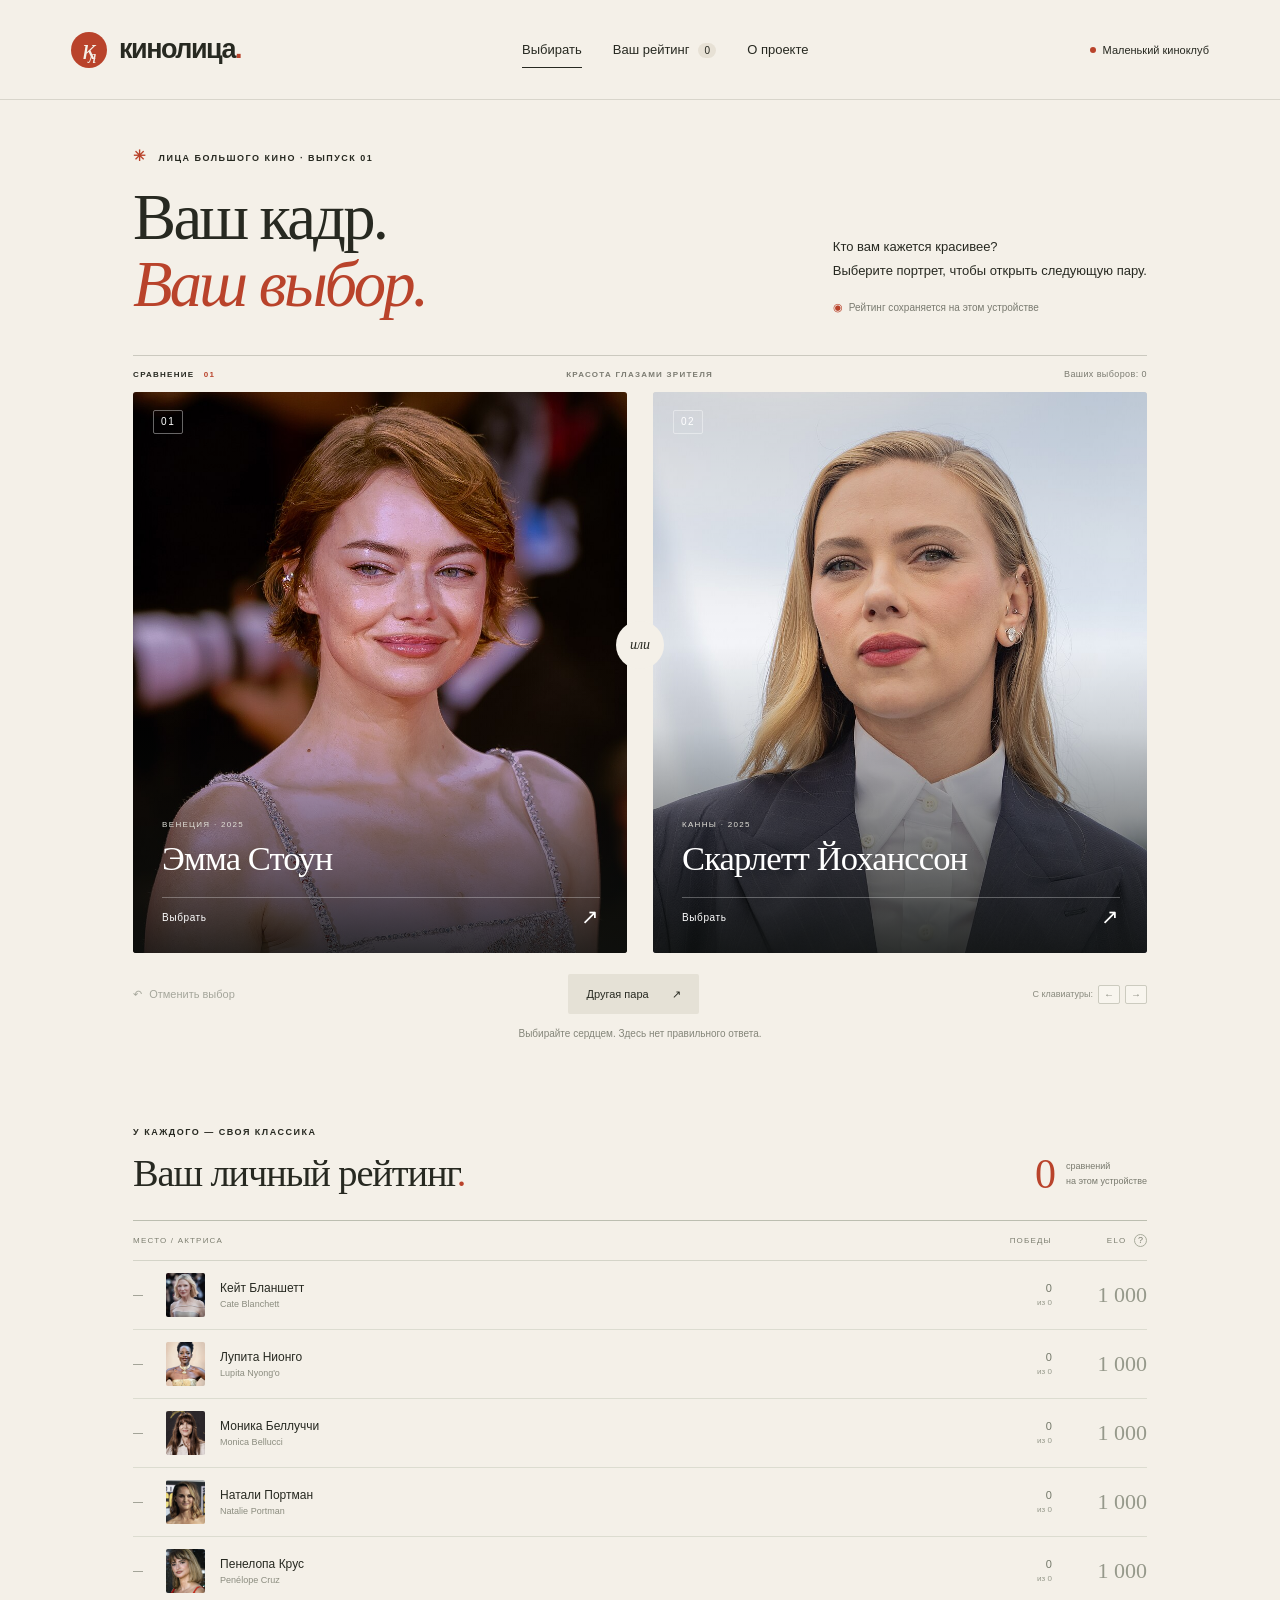
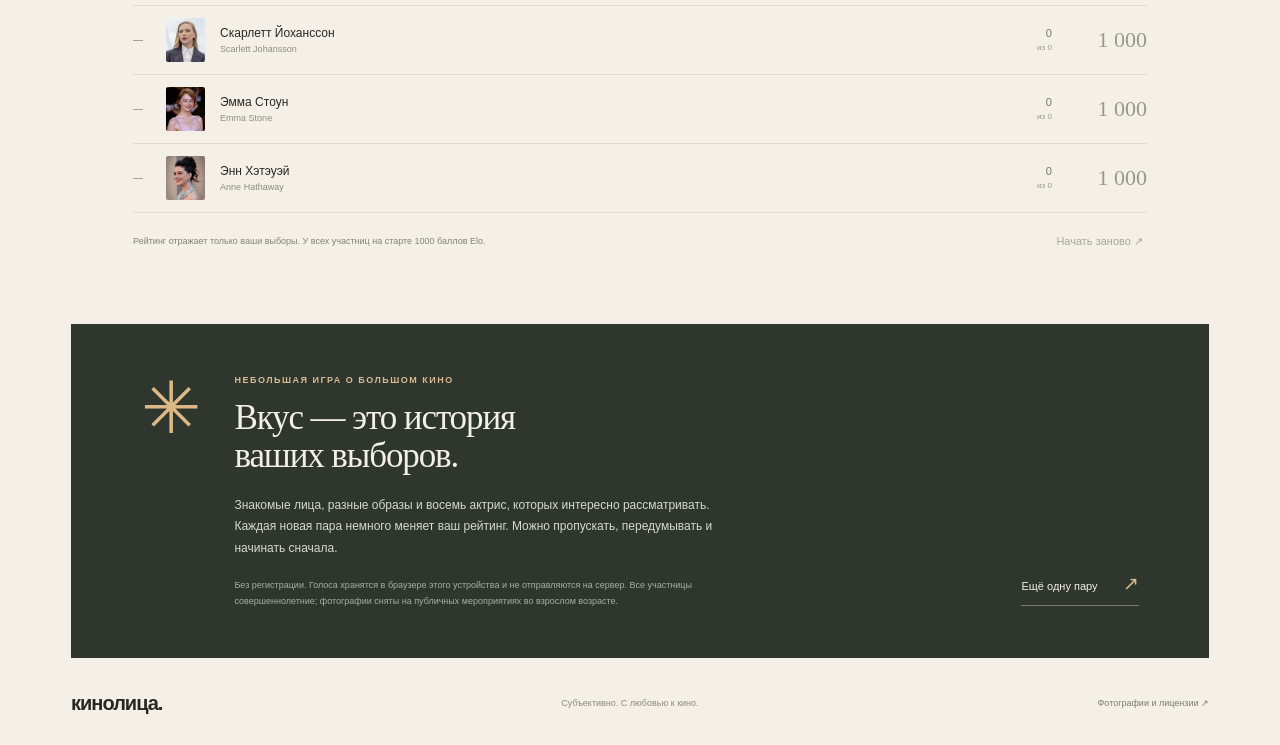
<file: split/site/index.html>
<!doctype html>
<html lang="ru">
<head>
  <meta charset="utf-8">
  <meta name="viewport" content="width=device-width, initial-scale=1">
  <meta name="theme-color" content="#f4f0e8">
  <meta name="description" content="Два портрета, один выбор. Небольшая киноклубная игра, в которой складывается ваш личный рейтинг актрис.">
  <title>Кинолица — ваш кадр, ваш выбор</title>
  <link rel="icon" href="favicon.svg" type="image/svg+xml">
  <link rel="stylesheet" href="styles.css">
  <script src="catalog.js" defer></script>
  <script src="app.js" defer></script>
</head>
<body>
  <header class="site-header">
    <a class="brand" href="#choice" aria-label="Кинолица — на главную"><span class="brand-icon" aria-hidden="true">к<span>л</span></span><span>кинолица<span class="brand-dot">.</span></span></a>
    <nav aria-label="Главное меню"><a href="#choice">Выбирать</a><a href="#rating">Ваш рейтинг <span id="nav-count">0</span></a><a href="#about">О проекте</a></nav>
    <span class="header-tag"><i></i> Маленький киноклуб</span>
  </header>

  <main>
    <section id="choice" class="choice-section" aria-labelledby="main-title">
      <div class="intro">
        <div><p class="eyebrow"><span class="tiny-star">✳</span> ЛИЦА БОЛЬШОГО КИНО · ВЫПУСК 01</p><h1 id="main-title">Ваш кадр.<br><em>Ваш выбор.</em></h1></div>
        <div class="intro-aside"><p>Кто вам кажется красивее? <br>Выберите портрет, чтобы открыть следующую пару.</p><span class="local-label"><span aria-hidden="true">◉</span> Рейтинг сохраняется на этом устройстве</span></div>
      </div>

      <div class="match-heading"><p>СРАВНЕНИЕ <span id="round-number">01</span></p><p>КРАСОТА ГЛАЗАМИ ЗРИТЕЛЯ</p><span id="vote-counter">Ваших выборов: 0</span></div>
      <div class="duel" id="duel" aria-label="Выберите понравившийся портрет">
        <button class="portrait-card" id="card-left" type="button" aria-label="Выбрать левый портрет">
          <img id="image-left" alt="" width="900" height="1200" fetchpriority="high">
          <span class="portrait-shade"></span><span class="key-label" aria-hidden="true">01</span><span class="winner-mark" aria-hidden="true">✦ ВАШ ВЫБОР</span>
          <span class="portrait-info"><span class="portrait-context" id="context-left"></span><span class="portrait-name" id="name-left"></span><span class="portrait-action">Выбрать <span aria-hidden="true">↗</span></span></span>
        </button>
        <span class="versus" aria-hidden="true">или</span>
        <button class="portrait-card" id="card-right" type="button" aria-label="Выбрать правый портрет">
          <img id="image-right" alt="" width="900" height="1200" fetchpriority="high">
          <span class="portrait-shade"></span><span class="key-label" aria-hidden="true">02</span><span class="winner-mark" aria-hidden="true">✦ ВАШ ВЫБОР</span>
          <span class="portrait-info"><span class="portrait-context" id="context-right"></span><span class="portrait-name" id="name-right"></span><span class="portrait-action">Выбрать <span aria-hidden="true">↗</span></span></span>
        </button>
      </div>
      <div class="match-controls"><button class="text-button" id="undo" type="button" disabled><span aria-hidden="true">↶</span> Отменить выбор</button><button class="skip-button" id="skip" type="button">Другая пара <span aria-hidden="true">↗</span></button><span class="keyboard-hint">С клавиатуры: <kbd>←</kbd> <kbd>→</kbd></span></div>
      <p class="live-status" id="live-status" role="status" aria-live="polite">Выбирайте сердцем. Здесь нет правильного ответа.</p>
      <p class="storage-warning" id="storage-warning" hidden></p>
    </section>

    <section class="rating-section" id="rating" aria-labelledby="rating-title">
      <div class="section-heading"><div><p class="eyebrow">У КАЖДОГО — СВОЯ КЛАССИКА</p><h2 id="rating-title">Ваш личный рейтинг<span class="brand-dot">.</span></h2></div><span class="rating-counter"><strong id="total-votes">0</strong> <span>сравнений<br>на этом устройстве</span></span></div>
      <div class="rating-table"><div class="table-heading"><span>МЕСТО / АКТРИСА</span><span>ПОБЕДЫ</span><span>ELO <button class="info-button" id="elo-info" type="button" aria-label="Как считается рейтинг Elo">?</button></span></div><ol id="ranking" aria-label="Ваш рейтинг актрис"></ol></div>
      <div class="rating-footnote"><p>Рейтинг отражает только ваши выборы. У всех участниц на старте 1000 баллов Elo.</p><button class="text-button" id="reset" type="button">Начать заново <span aria-hidden="true">↗</span></button></div>
    </section>

    <section class="about-section" id="about" aria-labelledby="about-title"><div class="about-mark" aria-hidden="true">✳</div><div><p class="eyebrow">НЕБОЛЬШАЯ ИГРА О БОЛЬШОМ КИНО</p><h2 id="about-title">Вкус — это история<br>ваших выборов.</h2><p>Знакомые лица, разные образы и восемь актрис, которых интересно рассматривать. Каждая новая пара немного меняет ваш рейтинг. Можно пропускать, передумывать и начинать сначала.</p><p class="about-small">Без регистрации. Голоса хранятся в браузере этого устройства и не отправляются на сервер. Все участницы совершеннолетние; фотографии сняты на публичных мероприятиях во взрослом возрасте.</p></div><a href="#choice" class="about-link">Ещё одну пару <span aria-hidden="true">↗</span></a></section>
  </main>

  <footer class="site-footer"><a class="footer-brand" href="#choice">кинолица.</a><p>Субъективно. С любовью к кино.</p><button class="text-button" id="credits-open" type="button">Фотографии и лицензии ↗</button></footer>

  <dialog id="info-dialog" aria-labelledby="dialog-title"><button class="dialog-close" type="button" aria-label="Закрыть">×</button><p class="eyebrow">НЕМНОГО МАТЕМАТИКИ</p><h2 id="dialog-title">Что такое Elo?</h2><p>Все начинают с 1000 баллов. После выбора баллы победительницы растут, а у второй участницы уменьшаются. Победа над участницей с высоким рейтингом приносит больше баллов.</p><p>Мы используем коэффициент K = 32. Это игровая шкала вашего вкуса; оценка меняется с каждым выбором. Общего рейтинга всех посетителей здесь нет.</p><button class="solid-button dialog-dismiss" type="button">Понятно</button></dialog>
  <dialog id="reset-dialog" aria-labelledby="reset-title"><button class="dialog-close" type="button" aria-label="Закрыть">×</button><p class="eyebrow">С ЧИСТОГО КАДРА</p><h2 id="reset-title">Начнём заново?</h2><p>Все ваши выборы на этом устройстве будут удалены. Каждая участница снова получит 1000 баллов.</p><div class="dialog-actions"><button class="text-button dialog-dismiss" type="button">Оставить рейтинг</button><button class="solid-button" id="reset-confirm" type="button">Сбросить рейтинг</button></div></dialog>
  <dialog id="credits-dialog" class="credits-dialog" aria-labelledby="credits-title"><button class="dialog-close" type="button" aria-label="Закрыть">×</button><p class="eyebrow">СПАСИБО АВТОРАМ</p><h2 id="credits-title">Лица и фотографии</h2><p>Фотографии с Wikimedia Commons. Для карточек используется визуальное кадрирование. Права на снимки принадлежат указанным авторам; их лицензии сохранены. Участницы и фотографы не связаны с этим проектом.</p><div id="credits-list"></div><button class="solid-button dialog-dismiss" type="button">Закрыть</button></dialog>
  <noscript><div class="noscript">Для голосования нужен JavaScript. Включите его в настройках браузера.</div></noscript>
</body>
</html>
</file>
<file: split/site/styles.css>
@font-face {
  font-family:Interface;
  src:local("Inter"),local("Arial");
}

* {
  box-sizing:border-box;
}

html {
  scroll-behavior:smooth;
  scroll-padding-top:24px;
}

body {
  margin:0;
  background:#f4f0e8;
  color:#272921;
  font-family:Interface,Arial,sans-serif;
  -webkit-font-smoothing:antialiased;
}

button,a {
  -webkit-tap-highlight-color:transparent;
}

button {
  font:inherit;
  color:inherit;
  cursor:pointer;
}

button:disabled {
  cursor:default;
}

a {
  color:inherit;
  text-decoration:none;
}

button:focus-visible,a:focus-visible {
  outline:3px solid #b9432b;
  outline-offset:5px;
}

button {
  border:0;
}

h1,h2,p {
  margin:0;
}

button,a {
  touch-action:manipulation;
}

.site-header {
  height:100px;
  max-width:1440px;
  margin:auto;
  padding:0 5.55%;
  display:flex;
  align-items:center;
  justify-content:space-between;
  border-bottom:1px solid #d8d5cb;
}

.brand {
  display:flex;
  gap:12px;
  align-items:center;
  font-size:27px;
  font-weight:700;
  letter-spacing:-1.5px;
}

.brand-icon {
  width:36px;
  height:36px;
  border-radius:50%;
  background:#b9432b;
  color:#f4f0e8;
  display:inline-flex;
  align-items:center;
  justify-content:center;
  font:italic 29px/1 Georgia;
  letter-spacing:-8px;
  padding-right:7px;
}

.brand-icon span {
  font-size:19px;
  margin-top:13px;
}

.brand-dot {
  color:#b9432b;
}

nav {
  display:flex;
  gap:31px;
  font-size:13px;
}

nav a {
  padding:10px 0;
}

nav a:first-child {
  border-bottom:1px solid #272921;
}

nav a:hover {
  color:#b9432b;
}

#nav-count {
  display:inline-block;
  min-width:18px;
  padding:2px 5px;
  border-radius:12px;
  background:#e7e1d5;
  font-size:10px;
  text-align:center;
  margin-left:5px;
}

.header-tag {
  display:flex;
  gap:7px;
  align-items:center;
  font-size:11px;
}

.header-tag i {
  width:6px;
  height:6px;
  border-radius:50%;
  background:#b9432b;
}

main {
  max-width:1440px;
  margin:auto;
}

.choice-section,.rating-section {
  padding:44px 10.4% 0;
}

.intro {
  display:flex;
  align-items:flex-end;
  justify-content:space-between;
  margin-bottom:38px;
}

.eyebrow {
  font-size:9px;
  letter-spacing:1.5px;
  font-weight:700;
  line-height:1.6;
}

.tiny-star {
  font-size:15px;
  margin-right:7px;
  color:#b9432b;
}

h1 {
  font-family:Georgia,"Times New Roman",serif;
  font-size:clamp(48px,5.05vw,72px);
  font-weight:400;
  line-height:1.03;
  letter-spacing:-2.8px;
  margin-top:16px;
}

h1 em {
  color:#b9432b;
  font-weight:400;
}

.intro-aside {
  padding-bottom:3px;
  max-width:320px;
}

.intro-aside>p {
  font-size:13px;
  line-height:1.8;
}

.local-label {
  font-size:10px;
  color:#797a70;
  display:flex;
  align-items:center;
  gap:6px;
  margin-top:19px;
}

.local-label>span {
  font-size:11px;
  color:#b9432b;
}

.match-heading {
  display:flex;
  align-items:center;
  justify-content:space-between;
  padding:13px 0;
  border-top:1px solid #cbc9bf;
  font-size:8px;
  letter-spacing:1.25px;
  font-weight:700;
}

.match-heading p:first-child span {
  color:#b9432b;
  margin-left:6px;
}

.match-heading p:nth-child(2) {
  color:#7b7b71;
}

.match-heading>span {
  color:#7b7b71;
  letter-spacing:.4px;
  font-size:9px;
  font-weight:400;
}

.duel {
  display:grid;
  grid-template-columns:1fr 1fr;
  gap:26px;
  position:relative;
}

.portrait-card {
  position:relative;
  width:100%;
  aspect-ratio:.88;
  border-radius:3px;
  overflow:hidden;
  padding:0;
  background:#d9d5cb;
  text-align:left;
  isolation:isolate;
}

.portrait-card img {
  display:block;
  width:100%;
  height:100%;
  object-fit:cover;
  object-position:50% 28%;
  transition:transform .6s cubic-bezier(.2,.65,.3,1),filter .3s;
}

.portrait-card:hover img {
  transform:scale(1.035);
}

.portrait-card:focus-visible {
  outline-offset:5px;
}

.portrait-shade {
  position:absolute;
  inset:0;
  background:linear-gradient(180deg,rgba(0,0,0,.12) 0%,transparent 45%,rgba(13,16,14,.12) 60%,rgba(13,16,14,.86) 100%);
  pointer-events:none;
}

.key-label {
  position:absolute;
  top:18px;
  left:20px;
  color:white;
  font-size:10px;
  letter-spacing:1.5px;
  border:1px solid #ffffff66;
  padding:6px 7px;
  border-radius:2px;
  line-height:1;
}

.portrait-info {
  position:absolute;
  bottom:29px;
  left:29px;
  right:27px;
  color:#fff;
}

.portrait-context {
  display:block;
  font-size:8px;
  line-height:1.6;
  letter-spacing:1.3px;
  text-transform:uppercase;
  color:#e2e1d9;
  margin-bottom:8px;
}

.portrait-name {
  display:block;
  font:400 clamp(25px,2.7vw,39px)/1.08 Georgia,"Times New Roman",serif;
  letter-spacing:-.9px;
  max-width:86%;
}

.portrait-action {
  display:flex;
  justify-content:space-between;
  align-items:center;
  border-top:1px solid #ffffff4a;
  margin-top:20px;
  padding-top:12px;
  font-size:10px;
  letter-spacing:.6px;
}

.portrait-action>span {
  font-size:21px;
  line-height:14px;
}

.versus {
  position:absolute;
  left:50%;
  top:45%;
  transform:translate(-50%,-50%);
  z-index:3;
  width:48px;
  height:48px;
  background:#f4f0e8;
  border-radius:50%;
  display:grid;
  place-items:center;
  font:italic 14px Georgia;
}

.winner-mark {
  position:absolute;
  left:20px;
  top:58px;
  color:#fff;
  background:#b9432b;
  padding:8px 10px;
  letter-spacing:1px;
  font-size:10px;
  opacity:0;
  transform:translateY(-5px);
  transition:.2s;
}

.portrait-card.chosen {
  box-shadow:inset 0 0 0 5px #b9432b;
}

.portrait-card.chosen .winner-mark {
  opacity:1;
  transform:none;
}

.portrait-card.chosen img {
  transform:scale(1.035);
}

.duel.has-choice .portrait-card:not(.chosen) img {
  filter:grayscale(.7) brightness(.7);
}

.match-controls {
  display:flex;
  align-items:center;
  justify-content:space-between;
  gap:12px;
  padding-top:21px;
}

.text-button {
  background:none;
  font-size:11px;
  padding:6px 0;
}

.text-button span {
  margin-right:4px;
}

.text-button:hover {
  color:#b9432b;
}

.text-button:disabled {
  color:#a5a69b;
}

.skip-button {
  background:#e5e1d6;
  font-size:11px;
  padding:12px 18px;
  border-radius:2px;
  min-height:40px;
}

.skip-button:hover {
  background:#d8d3c6;
}

.skip-button span {
  margin-left:20px;
}

.keyboard-hint {
  font-size:9px;
  color:#898a7e;
  display:flex;
  align-items:center;
  gap:5px;
}

kbd {
  font:10px Arial;
  border:1px solid #cccbbf;
  border-radius:2px;
  padding:3px 5px;
  background:#f8f5ee;
}

.live-status {
  font-size:10px;
  text-align:center;
  color:#85867a;
  padding:14px 0 0;
  min-height:35px;
}

.storage-warning {
  font-size:12px;
  color:#a13b25;
  background:#f5e3d5;
  padding:12px;
  margin-top:10px;
}

.rating-section {
  padding-top:76px;
  padding-bottom:70px;
}

.section-heading {
  display:flex;
  justify-content:space-between;
  align-items:flex-end;
  margin-bottom:25px;
}

h2 {
  font:400 clamp(29px,3vw,42px)/1.12 Georgia,"Times New Roman",serif;
  letter-spacing:-1.1px;
  margin-top:12px;
}

.rating-counter {
  display:flex;
  align-items:center;
  gap:10px;
}

.rating-counter strong {
  font:42px/1 Georgia;
  font-weight:400;
  color:#b9432b;
}

.rating-counter>span {
  font-size:9px;
  line-height:1.6;
  color:#78796d;
}

.table-heading {
  display:grid;
  grid-template-columns:1fr 110px 95px;
  border-top:1px solid #bcbeb0;
  border-bottom:1px solid #d4d4c8;
  padding:13px 0;
  color:#7c7e70;
  letter-spacing:1.2px;
  font-size:8px;
  align-items:center;
}

.table-heading>span:not(:first-child) {
  text-align:right;
}

.info-button {
  background:none;
  border:1px solid #a9ac9c;
  color:#7c7e70;
  border-radius:50%;
  width:13px;
  height:13px;
  padding:0;
  font-size:9px;
  line-height:11px;
  margin-left:4px;
}

#ranking {
  list-style:none;
  padding:0;
  margin:0;
}

.rank-row {
  display:grid;
  grid-template-columns:1fr 110px 95px;
  align-items:center;
  padding:12px 0;
  border-bottom:1px solid #dcdcd0;
  gap:0;
}

.rank-person {
  display:flex;
  align-items:center;
  gap:15px;
  min-width:0;
}

.rank-position {
  font-size:10px;
  color:#888b7d;
  width:18px;
  font-variant-numeric:tabular-nums;
}

.rank-row:first-child .rank-position.ranked {
  color:#b9432b;
  font-weight:700;
}

.rank-photo {
  width:39px;
  height:44px;
  object-fit:cover;
  object-position:center 25%;
  border-radius:2px;
  filter:saturate(.75);
}

.rank-name {
  font-size:12px;
}

.rank-english {
  display:block;
  font-size:9px;
  color:#8b8c7f;
  margin-top:4px;
}

.rank-wins,.rank-score {
  text-align:right;
  font-variant-numeric:tabular-nums;
}

.rank-wins {
  font-size:11px;
  color:#75796b;
}

.rank-wins small {
  display:block;
  font-size:8px;
  color:#96998b;
  margin-top:4px;
}

.rank-score {
  font:22px Georgia;
}

.rank-row.unplayed .rank-score {
  color:#96998b;
}

.rating-footnote {
  display:flex;
  justify-content:space-between;
  align-items:center;
  gap:20px;
  margin-top:16px;
}

.rating-footnote p {
  font-size:9px;
  line-height:1.7;
  color:#7f8375;
  max-width:65%;
}

.rating-footnote button {
  white-space:nowrap;
}

.about-section {
  margin:0 5.55%;
  background:#2e362d;
  color:#f4f0e8;
  padding:49px 5.5%;
  display:grid;
  grid-template-columns:65px 1fr auto;
  gap:28px;
  position:relative;
}

.about-mark {
  color:#dbb886;
  font:72px/1 Georgia;
}

.about-section .eyebrow {
  color:#d7ba93;
}

.about-section h2 {
  font-size:35px;
  margin:12px 0 20px;
  line-height:1.08;
}

.about-section>div:nth-child(2)>p:not(.eyebrow) {
  max-width:500px;
  font-size:12px;
  line-height:1.8;
  color:#d6d9cc;
}

.about-section .about-small {
  margin-top:17px;
  font-size:9px!important;
  color:#a9b0a2!important;
}

.about-link {
  align-self:end;
  white-space:nowrap;
  font-size:11px;
  border-bottom:1px solid #d7ba9380;
  padding-bottom:10px;
  margin-bottom:3px;
}

.about-link span {
  margin-left:22px;
  font-size:19px;
  color:#d7ba93;
}

.site-footer {
  max-width:1440px;
  margin:auto;
  padding:34px 5.55% 30px;
  display:flex;
  align-items:center;
  justify-content:space-between;
}

.footer-brand {
  font-size:20px;
  letter-spacing:-1px;
  font-weight:700;
}

.site-footer p {
  font-size:9px;
  color:#898b7c;
}

.site-footer button {
  font-size:9px;
  color:#797d6f;
}

dialog {
  border:0;
  padding:38px;
  max-width:500px;
  width:calc(100% - 32px);
  color:#272921;
  background:#f4f0e8;
  box-shadow:0 20px 100px #0004;
  border-radius:4px;
}

dialog::backdrop {
  background:#1b251dcc;
  backdrop-filter:blur(5px);
}

dialog h2 {
  margin-bottom:20px;
}

dialog p:not(.eyebrow) {
  font-size:13px;
  line-height:1.8;
  margin-bottom:16px;
}

.dialog-close {
  position:absolute;
  top:12px;
  right:15px;
  font:25px Arial;
  background:none;
  padding:4px;
}

.solid-button {
  background:#b9432b;
  color:white;
  padding:13px 19px;
  font-size:12px;
  border-radius:2px;
  margin-top:10px;
}

.solid-button:hover {
  background:#993522;
}

.dialog-actions {
  display:flex;
  justify-content:space-between;
  gap:14px;
  align-items:center;
}

.credits-dialog {
  max-width:650px;
}

#credits-list {
  margin:22px 0;
}

.credit-row {
  display:flex;
  gap:14px;
  padding:12px 0;
  border-bottom:1px solid #d9d6ca;
  font-size:11px;
  line-height:1.7;
}

.credit-row img {
  width:42px;
  height:52px;
  object-fit:cover;
  flex-shrink:0;
}

.credit-row strong {
  display:block;
}

.credit-row a {
  color:#a3422c;
  text-decoration:underline;
  text-underline-offset:3px;
}

.noscript {
  position:fixed;
  bottom:0;
  left:0;
  right:0;
  background:#b9432b;
  color:white;
  padding:20px;
  text-align:center;
}

@media(min-width:1441px) {
  .portrait-card {
    aspect-ratio:.94;
  }
}

@media(max-width:1000px) {
  .site-header {
    height:85px;
  }
  .header-tag {
    display:none;
  }
  .choice-section,.rating-section {
    padding-left:7%;
    padding-right:7%;
  }
  .intro-aside {
    max-width:270px;
  }
  .intro-aside>p {
    font-size:12px;
  }
  .local-label {
    font-size:9px;
  }
  .portrait-info {
    left:23px;
    right:23px;
    bottom:23px;
  }
  .about-section {
    grid-template-columns:45px 1fr;
    gap:23px;
  }
  .about-mark {
    font-size:57px;
  }
  .about-link {
    grid-column:2;
    justify-self:start;
    margin-top:2px;
  }
  .about-section h2 {
    font-size:32px;
  }
}

@media(max-width:600px) {
  html {
    scroll-padding-top:18px;
  }
  .site-header {
    height:74px;
    padding:0 6%;
    gap:20px;
  }
  .brand {
    font-size:23px;
    gap:8px;
  }
  .brand-icon {
    width:30px;
    height:30px;
    font-size:25px;
  }
  .brand-icon span {
    font-size:16px;
  }
  nav {
    gap:17px;
    font-size:10px;
  }
  nav a:last-child {
    display:none;
  }
  #nav-count {
    font-size:8px;
    min-width:15px;
    margin-left:2px;
  }
  .choice-section {
    padding:30px 5% 0;
  }
  .intro {
    display:block;
    margin-bottom:25px;
  }
  .eyebrow {
    font-size:8px;
    letter-spacing:1.2px;
  }
  .tiny-star {
    font-size:12px;
  }
  h1 {
    font-size:54px;
    letter-spacing:-2.6px;
    margin-top:14px;
  }
  .intro-aside {
    margin-top:21px;
    max-width:none;
  }
  .intro-aside>p {
    font-size:12px;
    line-height:1.7;
  }
  .intro-aside>p br {
    display:none;
  }
  .local-label {
    margin-top:10px;
    font-size:8px;
  }
  .match-heading {
    font-size:7px;
    letter-spacing:.8px;
    padding:11px 0;
  }
  .match-heading p:nth-child(2) {
    display:none;
  }
  .match-heading>span {
    font-size:8px;
  }
  .duel {
    gap:12px;
  }
  .portrait-card {
    aspect-ratio:.59;
    border-radius:2px;
  }
  .portrait-card img {
    object-position:50% 20%;
  }
  .versus {
    width:31px;
    height:31px;
    top:42%;
    font-size:10px;
  }
  .key-label {
    top:11px;
    left:10px;
    font-size:8px;
    padding:5px;
  }
  .portrait-info {
    left:12px;
    right:12px;
    bottom:16px;
  }
  .portrait-context {
    font-size:6px;
    letter-spacing:.6px;
    line-height:1.5;
    margin-bottom:7px;
    max-width:110px;
  }
  .portrait-name {
    font-size:23px;
    line-height:1.05;
    letter-spacing:-.65px;
    max-width:100%;
  }
  .portrait-action {
    margin-top:13px;
    padding-top:10px;
    font-size:8px;
    letter-spacing:.3px;
  }
  .portrait-action>span {
    font-size:17px;
  }
  .winner-mark {
    left:10px;
    top:43px;
    font-size:7px;
    padding:6px 7px;
    letter-spacing:.4px;
  }
  .match-controls {
    padding-top:15px;
    gap:10px;
  }
  .match-controls .text-button {
    font-size:9px;
  }
  .skip-button {
    font-size:9px;
    padding:10px 12px;
    min-height:37px;
  }
  .skip-button span {
    margin-left:13px;
  }
  .keyboard-hint {
    display:none;
  }
  .live-status {
    font-size:9px;
    line-height:1.6;
    padding-top:13px;
    min-height:42px;
  }
  .rating-section {
    padding:43px 5% 42px;
  }
  .section-heading {
    gap:20px;
    margin-bottom:22px;
  }
  .section-heading h2 {
    font-size:30px;
    line-height:1.1;
    max-width:210px;
    margin-top:9px;
  }
  .rating-counter {
    gap:6px;
    align-self:flex-end;
  }
  .rating-counter strong {
    font-size:32px;
  }
  .rating-counter>span {
    font-size:7px;
    white-space:nowrap;
  }
  .table-heading,.rank-row {
    grid-template-columns:1fr 55px 60px;
  }
  .table-heading {
    font-size:7px;
  }
  .rank-person {
    gap:9px;
  }
  .rank-position {
    width:13px;
    font-size:9px;
  }
  .rank-photo {
    width:33px;
    height:39px;
  }
  .rank-name {
    font-size:11px;
  }
  .rank-english {
    font-size:8px;
  }
  .rank-score {
    font-size:19px;
  }
  .rank-wins {
    font-size:10px;
  }
  .rank-wins small {
    font-size:7px;
  }
  .rating-footnote {
    gap:10px;
    align-items:flex-start;
  }
  .rating-footnote p {
    font-size:8px;
    max-width:62%;
  }
  .rating-footnote button {
    font-size:9px;
  }
  .about-section {
    margin:0 5%;
    padding:30px 23px;
    grid-template-columns:1fr;
    gap:18px;
  }
  .about-mark {
    font-size:43px;
  }
  .about-section h2 {
    font-size:31px;
    margin-bottom:17px;
  }
  .about-section>div:nth-child(2)>p:not(.eyebrow) {
    font-size:11px;
  }
  .about-section .about-small {
    font-size:8px!important;
  }
  .about-link {
    grid-column:1;
    margin-top:3px;
  }
  .site-footer {
    padding:25px 6% 26px;
    flex-wrap:wrap;
    gap:13px;
  }
  .footer-brand {
    font-size:19px;
  }
  .site-footer p {
    font-size:8px;
  }
  .site-footer button {
    font-size:9px;
    flex-basis:100%;
    text-align:left;
  }
  dialog {
    padding:32px 24px;
  }
  .dialog-actions {
    gap:12px;
  }
  .dialog-actions .text-button {
    font-size:10px;
  }
  .dialog-actions .solid-button {
    font-size:10px;
    padding:12px;
  }
  .credits-dialog h2 {
    font-size:30px;
  }
  .credit-row {
    font-size:10px;
  }
}

@media(prefers-reduced-motion:reduce) {
  html {
    scroll-behavior:auto;
  }
  *,*:before,*:after {
    transition:none!important;
    animation:none!important;
  }
}

/* Increase the reading and touch sizes on handheld screens. */
@media (max-width: 600px) {
  nav {
    font-size: 12px;
  }
  .portrait-name {
    overflow-wrap: anywhere;
  }
  .portrait-context {
    font-size: 8px;
  }
  .portrait-action,
  .local-label,
  .rating-counter > span,
  .rating-footnote p,
  .about-section .about-small {
    font-size: 10px !important;
  }
  .match-controls button {
    min-height: 44px;
    font-size: 11px;
  }
  .match-controls .text-button {
    font-size: 11px;
  }
  .live-status {
    font-size: 11px;
  }
  .site-footer button,
  .credit-row {
    font-size: 11px;
  }
}

@media (max-width: 360px) {
  .site-header {
    gap: 10px;
  }
  nav {
    gap: 12px;
    font-size: 11px;
  }
  .portrait-name {
    font-size: 21px;
  }
}
</file>
